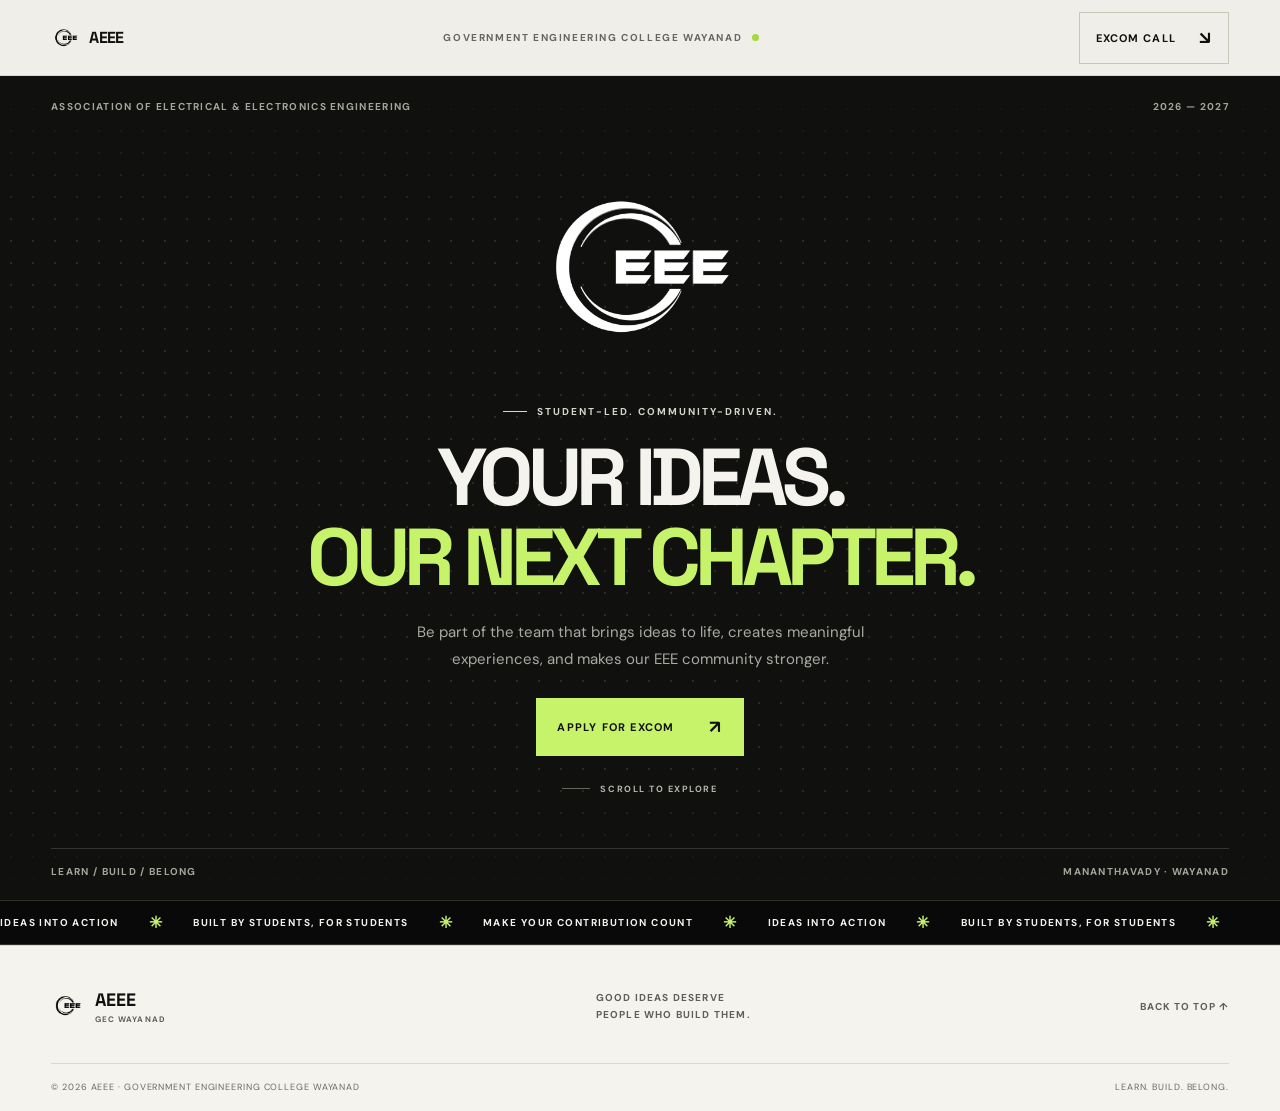
<file: index.html>
<!doctype html>
<html lang="en">
<head>
  <meta charset="utf-8">
  <meta name="viewport" content="width=device-width, initial-scale=1">
  <meta name="theme-color" content="#ffffff">
  <meta name="description" content="AEEE — Association of Electrical and Electronics Engineering, Government Engineering College Wayanad. ExCom applications are open.">
  <title>AEEE — ExCom Call | GEC Wayanad</title>
  <link rel="preconnect" href="https://fonts.googleapis.com">
  <link rel="preconnect" href="https://fonts.gstatic.com" crossorigin>
  <link href="https://fonts.googleapis.com/css2?family=DM+Sans:wght@400;500;600;700&family=Space+Grotesk:wght@400;500;600;700&display=swap" rel="stylesheet">
  <link rel="stylesheet" href="style.css">
</head>
<body>
  <header class="site-header">
    <a class="mini-brand" href="#home" aria-label="AEEE home"><img src="aeee-logo.png" alt="AEEE logo"><span>AEEE</span></a>
    <span class="location">GOVERNMENT ENGINEERING COLLEGE WAYANAD <i></i></span>
    <a class="header-cta" href="apply.html">EXCOM CALL <span>↘</span></a>
  </header>

  <main>
    <section class="hero" id="home" aria-labelledby="hero-title">
      <div class="dot-field" aria-hidden="true"></div>
      <div class="hero-meta reveal"><span>ASSOCIATION OF ELECTRICAL & ELECTRONICS ENGINEERING</span><span>2026 — 2027</span></div>
      <div class="hero-content">
        <div class="logo-wrap reveal"><img class="hero-logo" src="aeee-logo-white.png" alt="AEEE association emblem"></div>
        <p class="eyebrow reveal"><span class="eyebrow-line"></span> STUDENT-LED. COMMUNITY-DRIVEN.</p>
        <h1 class="reveal" id="hero-title">YOUR IDEAS.<br><span>OUR NEXT CHAPTER.</span></h1>
        <p class="hero-description reveal">Be part of the team that brings ideas to life, creates meaningful experiences, and makes our EEE community stronger.</p>
        <a class="primary-button reveal" href="apply.html">APPLY FOR EXCOM <span>↗</span></a>
        <p class="scroll-hint reveal"><span class="scroll-line"></span> SCROLL TO EXPLORE</p>
      </div>
      <div class="hero-bottom reveal"><span>LEARN / BUILD / BELONG</span><span>MANANTHAVADY · WAYANAD</span></div>
    </section>

    <div class="ticker" aria-label="Association motto"><div class="ticker-track"><span>IDEAS INTO ACTION</span><b>✳</b><span>BUILT BY STUDENTS, FOR STUDENTS</span><b>✳</b><span>MAKE YOUR CONTRIBUTION COUNT</span><b>✳</b><span>IDEAS INTO ACTION</span><b>✳</b><span>BUILT BY STUDENTS, FOR STUDENTS</span><b>✳</b></div></div>


    
  </main>

  <footer class="site-footer">
    <a class="footer-brand" href="#home"><img src="aeee-logo.png" alt=""><span>AEEE<small>GEC WAYANAD</small></span></a>
    <p>GOOD IDEAS DESERVE<br>PEOPLE WHO BUILD THEM.</p>
    <a class="back-top" href="#home">BACK TO TOP ↑</a>
    <div class="footer-bottom"><span>© <span id="year"></span> AEEE · GOVERNMENT ENGINEERING COLLEGE WAYANAD</span><span>LEARN. BUILD. BELONG.</span></div>
  </footer>
  <script src="script.js"></script>
</body>
</html>
</file>
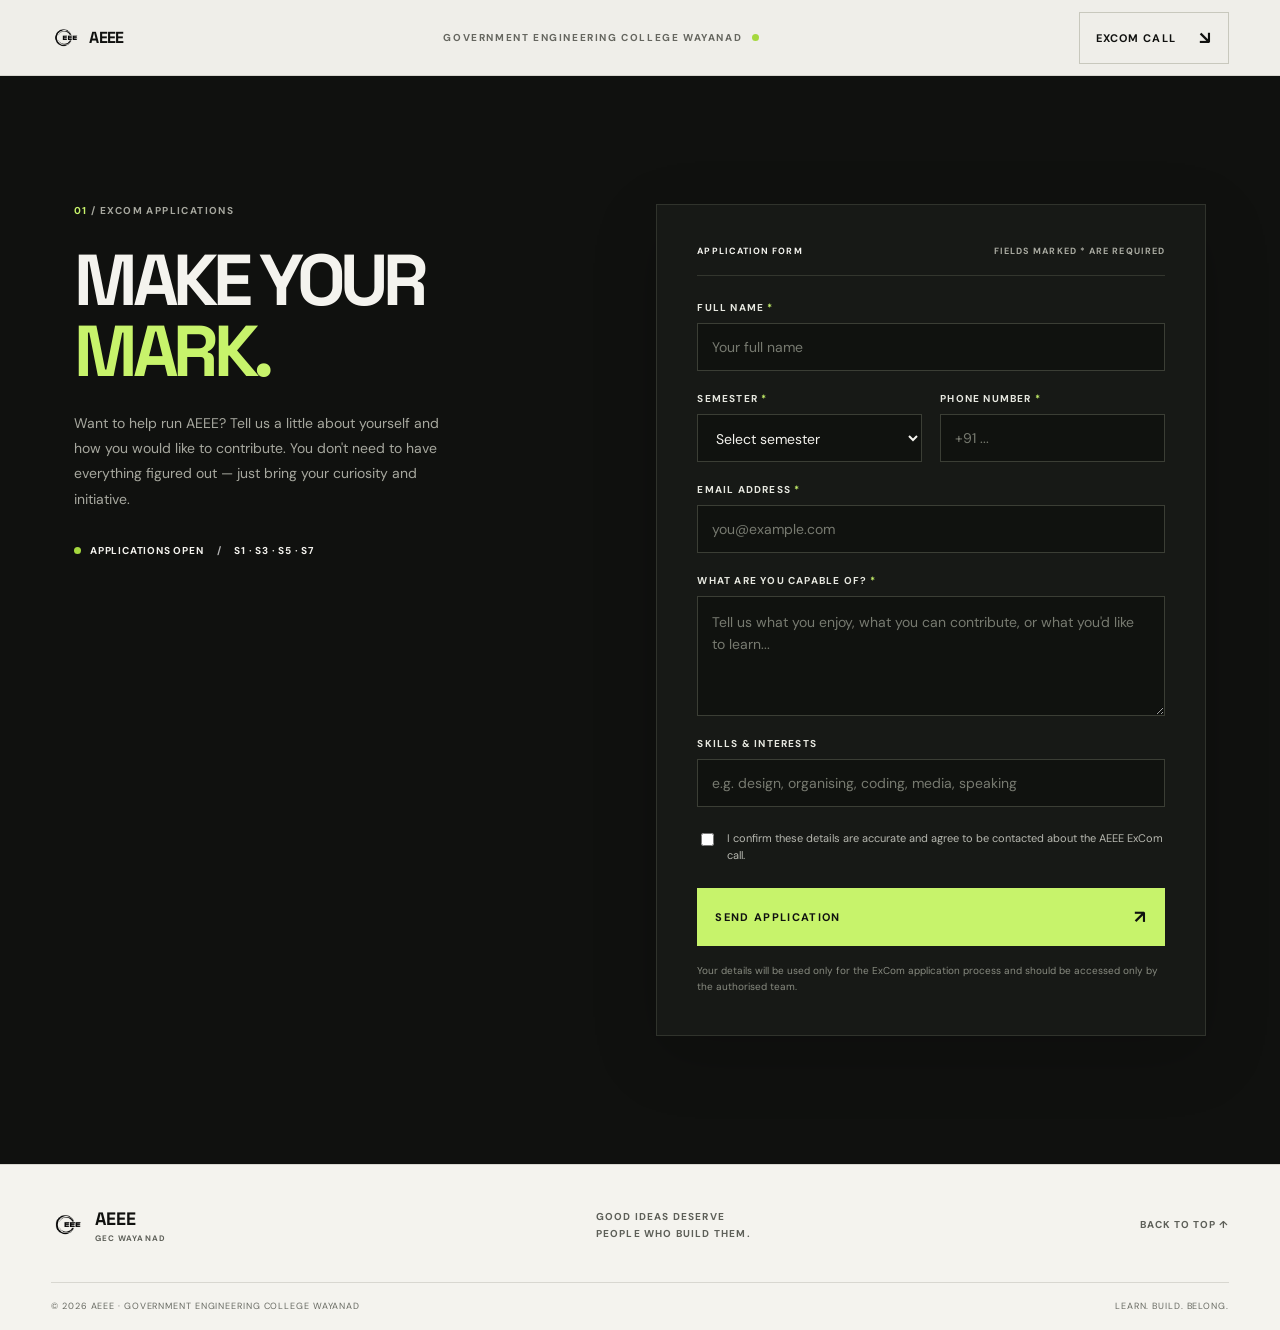
<file: apply.html>
<!doctype html>
<html lang="en">
<head>
  <meta charset="utf-8">
  <meta name="viewport" content="width=device-width, initial-scale=1">
  <meta name="theme-color" content="#10110f">
  <meta name="description" content="Apply to join the AEEE ExCom at Government Engineering College Wayanad.">
  <title>ExCom Application | AEEE GEC Wayanad</title>
  <link rel="preconnect" href="https://fonts.googleapis.com">
  <link rel="preconnect" href="https://fonts.gstatic.com" crossorigin>
  <link href="https://fonts.googleapis.com/css2?family=DM+Sans:wght@400;500;600;700&family=Space+Grotesk:wght@400;500;600;700&display=swap" rel="stylesheet">
  <link rel="stylesheet" href="style.css">
</head>
<body class="application-page">
  <header class="site-header">
    <a class="mini-brand" href="index.html" aria-label="AEEE home"><img src="aeee-logo.png" alt="AEEE logo"><span>AEEE</span></a>
    <span class="location">GOVERNMENT ENGINEERING COLLEGE WAYANAD <i></i></span>
    <a class="header-cta" href="#application">EXCOM CALL <span>↘</span></a>
  </header>
  <main>
    <section class="application-section" id="application">
      <div class="form-heading reveal">
        <p class="section-kicker"><span>01</span> / EXCOM APPLICATIONS</p>
        <h2>MAKE YOUR<br><span>MARK.</span></h2>
        <p>Want to help run AEEE? Tell us a little about yourself and how you would like to contribute. You don't need to have everything figured out — just bring your curiosity and initiative.</p>
        <div class="open-note"><span class="status-dot"></span> APPLICATIONS OPEN <span class="note-divider">/</span> S1 · S3 · S5 · S7</div>
      </div>

      <form class="application-form reveal" id="applicationForm" action="https://formspree.io/f/myekapvb" method="POST">
        <div class="form-topline"><span>APPLICATION FORM</span><span>FIELDS MARKED * ARE REQUIRED</span></div>
        <label for="name">FULL NAME <b>*</b></label>
        <input id="name" name="name" type="text" autocomplete="name" placeholder="Your full name" maxlength="100" required>

        <div class="field-row">
          <div class="field-group">
            <label for="semester">SEMESTER <b>*</b></label>
            <select id="semester" name="semester" required>
              <option value="" selected disabled>Select semester</option>
              <option value="S1">S1</option><option value="S3">S3</option><option value="S5">S5</option><option value="S7">S7</option>
            </select>
          </div>
          <div class="field-group">
            <label for="phone">PHONE NUMBER <b>*</b></label>
            <input id="phone" name="phone" type="tel" autocomplete="tel" placeholder="+91 ..." maxlength="20" required>
          </div>
        </div>

        <label for="email">EMAIL ADDRESS <b>*</b></label>
        <input id="email" name="email" type="email" autocomplete="email" placeholder="you@example.com" maxlength="150" required>

        <label for="capable">WHAT ARE YOU CAPABLE OF? <b>*</b></label>
        <textarea id="capable" name="capable" rows="4" maxlength="1200" placeholder="Tell us what you enjoy, what you can contribute, or what you'd like to learn..." required></textarea>

        <label for="skills">SKILLS & INTERESTS</label>
        <input id="skills" name="skills" type="text" maxlength="300" placeholder="e.g. design, organising, coding, media, speaking">

        <label class="consent"><input type="checkbox" name="consent" value="yes" required><span>I confirm these details are accurate and agree to be contacted about the AEEE ExCom call.</span></label>
        <button class="submit-button" type="submit"><span class="button-text">SEND APPLICATION</span><span class="button-arrow">↗</span></button>
        <p class="form-status" id="formStatus" role="status" aria-live="polite"></p>
        <p class="privacy-note">Your details will be used only for the ExCom application process and should be accessed only by the authorised team.</p>
      </form>
    </section>
  </main>
  <footer class="site-footer">
    <a class="footer-brand" href="#home"><img src="aeee-logo.png" alt=""><span>AEEE<small>GEC WAYANAD</small></span></a>
    <p>GOOD IDEAS DESERVE<br>PEOPLE WHO BUILD THEM.</p>
    <a class="back-top" href="#home">BACK TO TOP ↑</a>
    <div class="footer-bottom"><span>© <span id="year"></span> AEEE · GOVERNMENT ENGINEERING COLLEGE WAYANAD</span><span>LEARN. BUILD. BELONG.</span></div>
  </footer>
  <script src="script.js"></script>
</body>
</html>
</file>
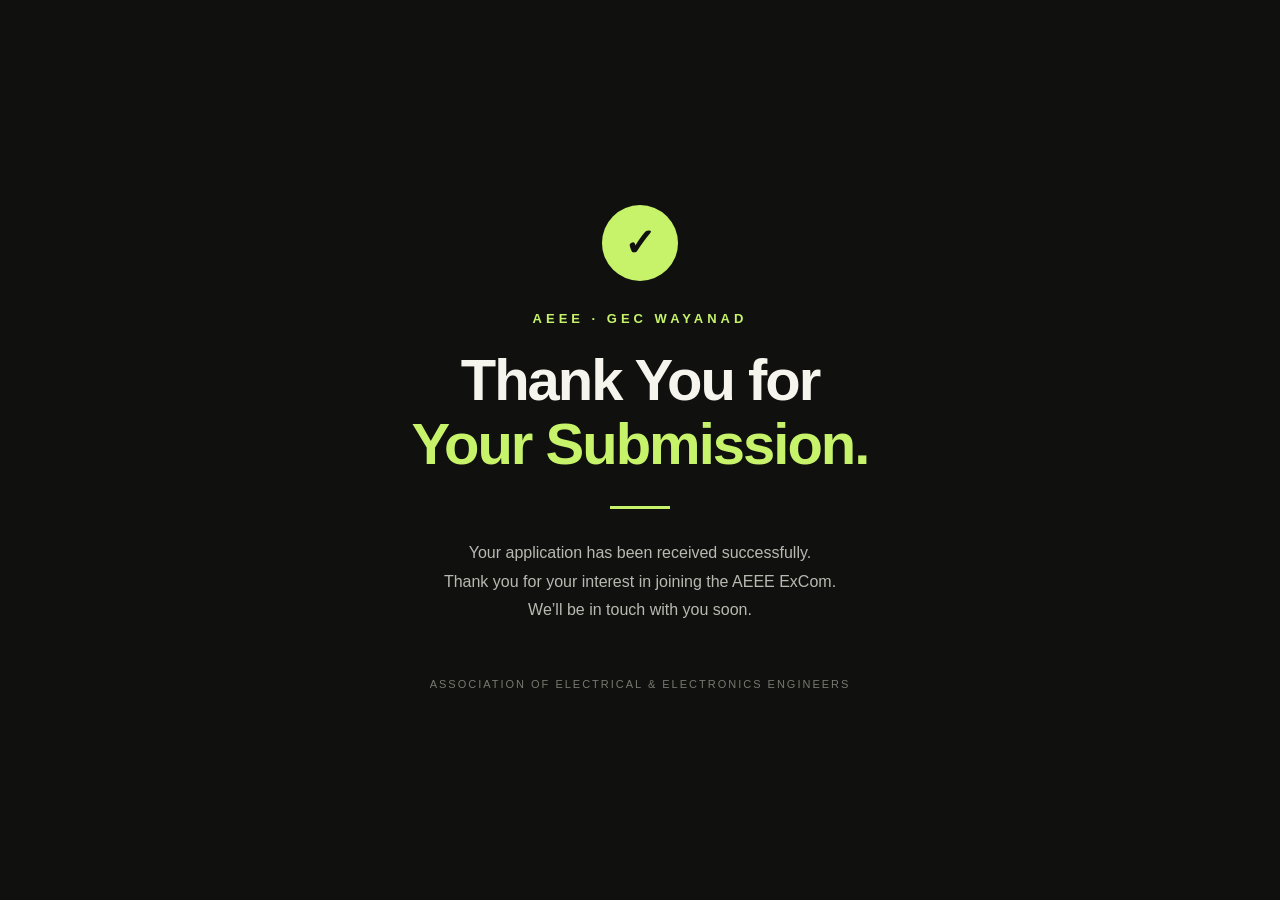
<file: thank-you.html>
<!DOCTYPE html>
<html lang="en">
<head>
  <meta charset="UTF-8">
  <meta name="viewport" content="width=device-width, initial-scale=1.0">
  <meta name="theme-color" content="#10110f">
  <title>Thank You | AEEE ExCom</title>
  <style>
    *{box-sizing:border-box;margin:0;padding:0}
    body{min-height:100vh;display:flex;align-items:center;justify-content:center;padding:24px;background:#10110f;color:#f5f5ed;font-family:Arial,sans-serif;text-align:center}
    main{max-width:640px}
    .check{width:76px;height:76px;margin:0 auto 30px;display:flex;align-items:center;justify-content:center;border-radius:50%;background:#c7f36b;color:#10110f;font-size:38px;font-weight:bold}
    .brand{margin-bottom:22px;color:#c7f36b;font-size:13px;font-weight:bold;letter-spacing:4px}
    h1{margin-bottom:18px;font-size:clamp(34px,7vw,58px);line-height:1.1;letter-spacing:-2px}
    h1 span{color:#c7f36b} p{color:#b8b9b1;font-size:16px;line-height:1.8}
    .line{width:60px;height:3px;margin:30px auto;background:#c7f36b}
    .footer{margin-top:50px;color:#777970;font-size:11px;letter-spacing:2px;line-height:1.8}
  </style>
</head>
<body><main>
  <div class="check" aria-hidden="true">✓</div>
  <div class="brand">AEEE · GEC WAYANAD</div>
  <h1>Thank You for<br><span>Your Submission.</span></h1>
  <div class="line"></div>
  <p>Your application has been received successfully.<br>Thank you for your interest in joining the AEEE ExCom.<br>We’ll be in touch with you soon.</p>
  <div class="footer">ASSOCIATION OF ELECTRICAL &amp; ELECTRONICS ENGINEERS</div>
</main></body></html>
</file>
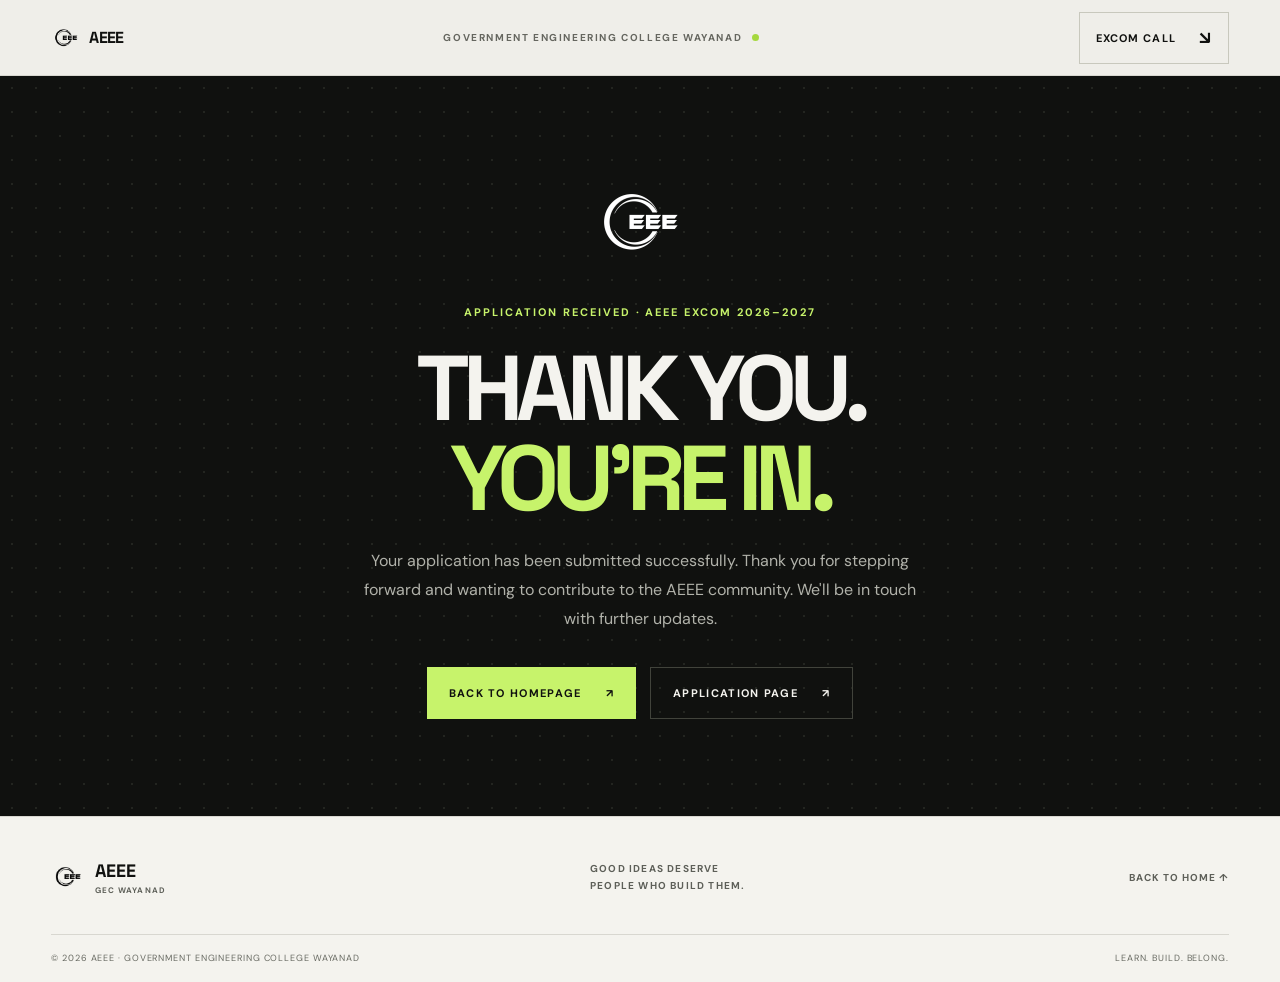
<file: thankyou.html>
<!doctype html>
<html lang="en">
<head>
  <meta charset="utf-8">
  <meta name="viewport" content="width=device-width, initial-scale=1">
  <meta name="theme-color" content="#10110f">
  <meta name="description" content="Thank you for applying to the AEEE ExCom at Government Engineering College Wayanad.">
  <title>Application Received | AEEE GEC Wayanad</title>
  <link rel="preconnect" href="https://fonts.googleapis.com">
  <link rel="preconnect" href="https://fonts.gstatic.com" crossorigin>
  <link href="https://fonts.googleapis.com/css2?family=DM+Sans:wght@400;500;600;700&family=Space+Grotesk:wght@400;500;600;700&display=swap" rel="stylesheet">
  <link rel="stylesheet" href="style.css">
  <style>
    .thankyou-main{min-height:calc(100vh - 160px);position:relative;display:grid;place-items:center;overflow:hidden;background:#10110f;color:#f4f3ee;padding:70px 24px}
    .thankyou-main:before{content:"";position:absolute;inset:0;pointer-events:none;background-image:radial-gradient(#383a32 .9px,transparent .9px);background-size:24px 24px;opacity:.48}
    .thankyou-card{position:relative;max-width:760px;text-align:center}
    .thankyou-mark{width:100px;height:100px;object-fit:contain;margin:0 auto 32px;display:block}
    .thankyou-kicker{font-size:11px;letter-spacing:.18em;font-weight:700;color:#c7f36b;margin:0 0 24px}
    .thankyou-card h1{font-family:"Space Grotesk",sans-serif;font-size:clamp(44px,8vw,92px);line-height:.98;letter-spacing:-.075em;margin:0 0 24px;text-transform:uppercase}
    .thankyou-card h1 span{color:#c7f36b}
    .thankyou-card p:not(.thankyou-kicker){max-width:560px;margin:0 auto 34px;color:#b1b2aa;line-height:1.8;font-size:16px}
    .thankyou-actions{display:flex;gap:14px;justify-content:center;flex-wrap:wrap}
    .thankyou-actions a{display:inline-flex;align-items:center;gap:24px;text-decoration:none;font-size:11px;font-weight:700;letter-spacing:.12em;padding:18px 22px}
    .thankyou-home{background:#c7f36b;color:#10110f}
    .thankyou-apply{border:1px solid #41433b;color:#f4f3ee}
    @media(max-width:600px){.thankyou-main{min-height:calc(100vh - 130px)}.thankyou-mark{width:78px;height:78px}}
  </style>
</head>
<body>
  <header class="site-header">
    <a class="mini-brand" href="index.html" aria-label="AEEE home"><img src="aeee-logo.png" alt="AEEE logo"><span>AEEE</span></a>
    <span class="location">GOVERNMENT ENGINEERING COLLEGE WAYANAD <i></i></span>
    <a class="header-cta" href="apply.html">EXCOM CALL <span>↘</span></a>
  </header>
  <main class="thankyou-main">
    <section class="thankyou-card">
      <img class="thankyou-mark" src="aeee-logo-white.png" alt="AEEE logo">
      <p class="thankyou-kicker">APPLICATION RECEIVED · AEEE EXCOM 2026–2027</p>
      <h1>THANK YOU.<br><span>YOU'RE IN.</span></h1>
      <p>Your application has been submitted successfully. Thank you for stepping forward and wanting to contribute to the AEEE community. We'll be in touch with further updates.</p>
      <div class="thankyou-actions">
        <a class="thankyou-home" href="index.html">BACK TO HOMEPAGE <span>↗</span></a>
        <a class="thankyou-apply" href="apply.html">APPLICATION PAGE <span>↗</span></a>
      </div>
    </section>
  </main>
  <footer class="site-footer">
    <a class="footer-brand" href="index.html"><img src="aeee-logo.png" alt=""><span>AEEE<small>GEC WAYANAD</small></span></a>
    <p>GOOD IDEAS DESERVE<br>PEOPLE WHO BUILD THEM.</p>
    <a class="back-top" href="index.html">BACK TO HOME ↑</a>
    <div class="footer-bottom"><span>© <span id="year"></span> AEEE · GOVERNMENT ENGINEERING COLLEGE WAYANAD</span><span>LEARN. BUILD. BELONG.</span></div>
  </footer>
  <script>document.getElementById("year").textContent = new Date().getFullYear();</script>
</body>
</html>
</file>
<file: style.css>
:root{--ink:#101010;--muted:#656565;--line:#deded9;--paper:#fff;--lime:#c7f36b;--max:1180px}*{box-sizing:border-box}html{scroll-behavior:smooth;scroll-padding-top:84px}body{margin:0;background:var(--paper);color:var(--ink);font-family:'DM Sans',Arial,sans-serif;-webkit-font-smoothing:antialiased}a{color:inherit;text-decoration:none}button,input,select,textarea{font:inherit}.site-header{height:76px;position:sticky;top:0;z-index:10;background:rgba(255,255,255,.93);backdrop-filter:blur(14px);border-bottom:1px solid rgba(16,16,16,.08);display:flex;align-items:center;justify-content:space-between;padding:0 clamp(20px,4vw,64px)}.mini-brand{display:flex;align-items:center;gap:8px;font-family:'Space Grotesk',sans-serif;font-weight:700;letter-spacing:-.04em;font-size:16px}.mini-brand img{width:30px;height:30px;object-fit:contain}.location{font-size:10px;letter-spacing:.16em;color:#666;font-weight:700;display:flex;align-items:center;gap:10px}.location i,.status-dot{width:7px;height:7px;background:#93c93d;border-radius:50%;display:inline-block}.header-cta{font-size:11px;font-weight:700;letter-spacing:.1em;display:flex;align-items:center;gap:18px}.header-cta span{font-size:18px}.hero{min-height:calc(100svh - 76px);position:relative;display:flex;flex-direction:column;overflow:hidden;padding:24px clamp(20px,4vw,64px) 22px}.dot-field{position:absolute;inset:0;pointer-events:none;opacity:.48;background-image:radial-gradient(#c9c9c5 .9px,transparent .9px);background-size:22px 22px;mask-image:linear-gradient(to bottom,transparent 0%,#000 18%,#000 85%,transparent 100%)}.hero-meta,.hero-bottom{display:flex;justify-content:space-between;align-items:center;position:relative;z-index:1;font-size:10px;font-weight:700;letter-spacing:.13em;color:#686868}.hero-content{position:relative;z-index:1;flex:1;display:flex;flex-direction:column;align-items:center;justify-content:center;text-align:center;padding:24px 0 38px}.logo-wrap{width:clamp(150px,19vw,235px);height:clamp(150px,19vw,235px);display:grid;place-items:center;margin-bottom:18px}.hero-logo{width:100%;height:100%;object-fit:contain}.eyebrow{font-size:10px;letter-spacing:.2em;font-weight:700;display:flex;align-items:center;gap:10px;color:#5b5b5b;margin:0 0 20px}.eyebrow-line{width:24px;height:1px;background:#999}.hero h1,.form-heading h2{font-family:'Space Grotesk',sans-serif;font-size:clamp(38px,6.3vw,82px);line-height:.98;letter-spacing:-.075em;margin:0;font-weight:700}.hero h1 span{color:#858585}.hero-description{max-width:460px;font-size:15px;line-height:1.8;color:#626262;margin:22px 0 25px}.primary-button{display:inline-flex;align-items:center;justify-content:space-between;gap:35px;background:var(--ink);color:#fff;padding:17px 21px;min-width:205px;font-size:11px;letter-spacing:.11em;font-weight:700;transition:background .2s,transform .2s}.primary-button:hover,.submit-button:hover{background:#2d2d2d;transform:translateY(-2px)}.primary-button span{font-size:18px}.scroll-hint{display:flex;align-items:center;gap:10px;font-size:9px;letter-spacing:.17em;color:#777;font-weight:700;margin:27px 0 0}.scroll-line{display:inline-block;width:28px;height:1px;background:#aaa}.hero-bottom{padding-top:16px;border-top:1px solid rgba(0,0,0,.12)}.ticker{height:45px;background:#111;color:#fff;display:flex;align-items:center;overflow:hidden;white-space:nowrap}.ticker-track{display:flex;align-items:center;gap:30px;min-width:max-content;animation:marquee 32s linear infinite;font-size:10px;letter-spacing:.14em;font-weight:700}.ticker b{color:var(--lime);font-size:16px}@keyframes marquee{to{transform:translateX(-50%)}}.application-section{max-width:var(--max);margin:0 auto;padding:clamp(72px,10vw,132px) clamp(20px,4vw,56px);display:grid;grid-template-columns:minmax(0,.85fr) minmax(0,1fr);gap:clamp(45px,9vw,120px);align-items:start}.form-heading{position:sticky;top:120px}.section-kicker{font-size:10px;letter-spacing:.14em;font-weight:700;color:#656565;margin:0 0 28px}.section-kicker span{color:#111}.form-heading h2{font-size:clamp(45px,6vw,72px)}.form-heading h2 span{color:#8b8b8b}.form-heading>p:not(.section-kicker){max-width:380px;color:#686868;line-height:1.8;font-size:14px;margin:25px 0}.open-note{display:flex;align-items:center;gap:9px;font-size:10px;font-weight:700;letter-spacing:.08em;margin-top:32px}.note-divider{color:#b6b6b6;margin:0 4px}.application-form{border:1px solid #e5e5e1;padding:clamp(22px,3.3vw,40px);background:#fff;box-shadow:0 15px 50px rgba(0,0,0,.035)}.form-topline{display:flex;justify-content:space-between;gap:12px;border-bottom:1px solid #e7e7e2;padding-bottom:18px;margin-bottom:25px;font-size:9px;letter-spacing:.12em;font-weight:700;color:#666}.form-topline span:first-child{color:#111}label{display:block;font-size:10px;letter-spacing:.12em;font-weight:700;margin:21px 0 9px}label b{color:#777}input:not([type=checkbox]),select,textarea{display:block;width:100%;border:1px solid #d9d9d4;background:#fff;border-radius:0;padding:14px 14px;color:#111;font-size:14px;outline:none;transition:border-color .2s,box-shadow .2s}input:not([type=checkbox]),select{height:48px}textarea{min-height:115px;resize:vertical;line-height:1.6}input::placeholder,textarea::placeholder{color:#a0a09b}input:focus,select:focus,textarea:focus{border-color:#111;box-shadow:0 0 0 2px rgba(0,0,0,.04)}.field-row{display:grid;grid-template-columns:1fr 1fr;gap:18px}.field-group label{margin-top:21px}.consent{display:flex;align-items:flex-start;gap:10px;letter-spacing:0;font-size:11px;font-weight:400;line-height:1.6;color:#666;margin:23px 0}.consent input{accent-color:#111;margin-top:3px;flex:0 0 auto}.submit-button{width:100%;border:0;background:#111;color:#fff;display:flex;justify-content:space-between;align-items:center;padding:17px 18px;cursor:pointer;font-size:11px;font-weight:700;letter-spacing:.12em;transition:background .2s,transform .2s}.submit-button:disabled{opacity:.65;cursor:wait;transform:none}.button-arrow{font-size:18px}.form-status{font-size:13px;line-height:1.6;margin:14px 0 0}.privacy-note{font-size:10px;line-height:1.6;color:#8a8a84;margin:17px 0 0}.site-footer{background:#f8f8f5;padding:42px clamp(20px,4vw,64px) 18px;display:grid;grid-template-columns:1fr 1fr auto;align-items:center;gap:24px}.footer-brand{display:flex;align-items:center;gap:10px;font-family:'Space Grotesk',sans-serif;font-size:18px;font-weight:700}.footer-brand img{width:34px;height:34px;object-fit:contain}.footer-brand small{display:block;font:700 8px 'DM Sans',sans-serif;letter-spacing:.13em;color:#777;margin-top:3px}.site-footer>p{font-size:10px;font-weight:700;letter-spacing:.12em;line-height:1.7;margin:0;color:#555}.back-top{font-size:10px;letter-spacing:.1em;font-weight:700}.footer-bottom{grid-column:1/-1;display:flex;justify-content:space-between;border-top:1px solid #e0e0da;padding-top:17px;margin-top:15px;color:#777;font-size:9px;letter-spacing:.1em}.reveal{opacity:1;transform:none}.js-motion .reveal{opacity:0;transform:translateY(18px);transition:opacity .7s ease,transform .7s cubic-bezier(.2,.7,.2,1)}.js-motion .reveal.is-visible{opacity:1;transform:translateY(0)}.js-motion .logo-wrap{transition-delay:.08s}.js-motion h1{transition-delay:.12s}.js-motion .hero-description{transition-delay:.18s}.js-motion .primary-button{transition-delay:.22s}@media(max-width:760px){.site-header{height:64px;padding:0 18px}.location{font-size:8px;letter-spacing:.08em;max-width:150px;text-align:right;justify-content:flex-end}.header-cta{font-size:9px;gap:8px}.hero{min-height:calc(100svh - 64px);padding:20px 20px 18px}.hero-meta,.hero-bottom{font-size:8px;letter-spacing:.08em;gap:15px}.hero-meta span:first-child{max-width:60%}.hero-content{padding:28px 0 38px}.logo-wrap{width:145px;height:145px;margin-bottom:16px}.hero h1{font-size:clamp(39px,10vw,62px)}.hero-description{font-size:14px;max-width:340px;margin:19px 0 22px}.application-section{grid-template-columns:1fr;gap:38px;padding-top:72px;padding-bottom:76px}.form-heading{position:static}.form-heading h2{font-size:clamp(48px,12vw,68px)}.form-heading>p:not(.section-kicker){max-width:520px}.application-form{padding:23px 18px}.site-footer{grid-template-columns:1fr auto;gap:20px;padding-top:32px}.site-footer>p{grid-column:1/-1;grid-row:2}.back-top{grid-column:2;grid-row:1}.footer-bottom{gap:12px;font-size:8px;line-height:1.5}.footer-bottom span:last-child{text-align:right}.field-row{gap:12px}}@media(max-width:420px){.location{max-width:115px;font-size:7px}.mini-brand span{display:none}.hero-meta span:first-child{max-width:65%}.hero h1{font-size:38px}.field-row{grid-template-columns:1fr;gap:0}.form-topline{font-size:8px}.hero-bottom{font-size:7px}}@media(prefers-reduced-motion:reduce){html{scroll-behavior:auto}.ticker-track{animation:none}.js-motion .reveal{opacity:1;transform:none;transition:none}*{animation-duration:.01ms!important;animation-iteration-count:1!important;scroll-behavior:auto!important}}

/* AEEE dark graphite + electric lime theme */
:root{--ink:#f4f3ee;--muted:#a5a69d;--line:#30322c;--paper:#10110f;--lime:#c7f36b;--max:1180px}
body{background:#10110f;color:#f4f3ee}
.site-header{background:rgba(244,243,238,.98);color:#10110f;border-bottom:1px solid #d8d7d0}
.location{color:#65665f}.location i,.status-dot{background:#a5d83e}
.header-cta{border:1px solid #c8c8bd;padding:13px 16px;min-width:150px;justify-content:space-between}
.hero{background:#10110f;color:#f4f3ee}
.dot-field{opacity:.6;background-image:radial-gradient(#3b3d35 .9px,transparent .9px)}
.hero-meta,.hero-bottom{color:#a4a69b}
.hero h1 span{color:var(--lime)}
.hero-description{color:#a9aaa3}
.eyebrow{color:#d5d7cd}.eyebrow-line{background:var(--lime)}
.primary-button{background:var(--lime);color:#10110f}.primary-button:hover,.submit-button:hover{background:#d6ff83;color:#10110f}
.scroll-hint{color:#b5b6ad}.scroll-line{background:#64665c}
.hero-bottom{border-top-color:#34362f}
.ticker{background:#080908;color:#f4f3ee;border-top:1px solid #2e3029;border-bottom:1px solid #2e3029}
.application-section{max-width:none;background:#10110f;color:#f4f3ee;padding-left:max(20px,calc((100vw - 1180px)/2 + 24px));padding-right:max(20px,calc((100vw - 1180px)/2 + 24px))}
.section-kicker,.form-heading>p:not(.section-kicker){color:#a7a89f}.section-kicker span{color:var(--lime)}
.form-heading h2 span{color:var(--lime)}
.application-form{background:#171916;border-color:#30332c;box-shadow:0 20px 60px rgba(0,0,0,.18)}
.form-topline{border-bottom-color:#33362e;color:#a9aaa1}.form-topline span:first-child{color:#f4f3ee}
label{color:#e7e8e0}label b{color:var(--lime)}
input:not([type=checkbox]),select,textarea{background:#10120f;border-color:#3b3e35;color:#f4f3ee}
input::placeholder,textarea::placeholder{color:#777a70}
input:focus,select:focus,textarea:focus{border-color:var(--lime);box-shadow:0 0 0 2px rgba(199,243,107,.12)}
.consent{color:#b7b8b0}.consent input{accent-color:var(--lime)}
.submit-button{background:var(--lime);color:#10110f}.submit-button:disabled{background:#9dbb58;color:#10110f}
.privacy-note{color:#888b80}
.site-footer{background:#f4f3ee;color:#10110f;border-top:1px solid #d8d7d0}.footer-brand small,.site-footer>p,.back-top{color:#5d5f58}.footer-bottom{border-top-color:#d8d7d0;color:#686a62}
@media(max-width:760px){.application-section{padding-left:20px;padding-right:20px}.header-cta{min-width:auto;padding:11px 10px}}
</file>
